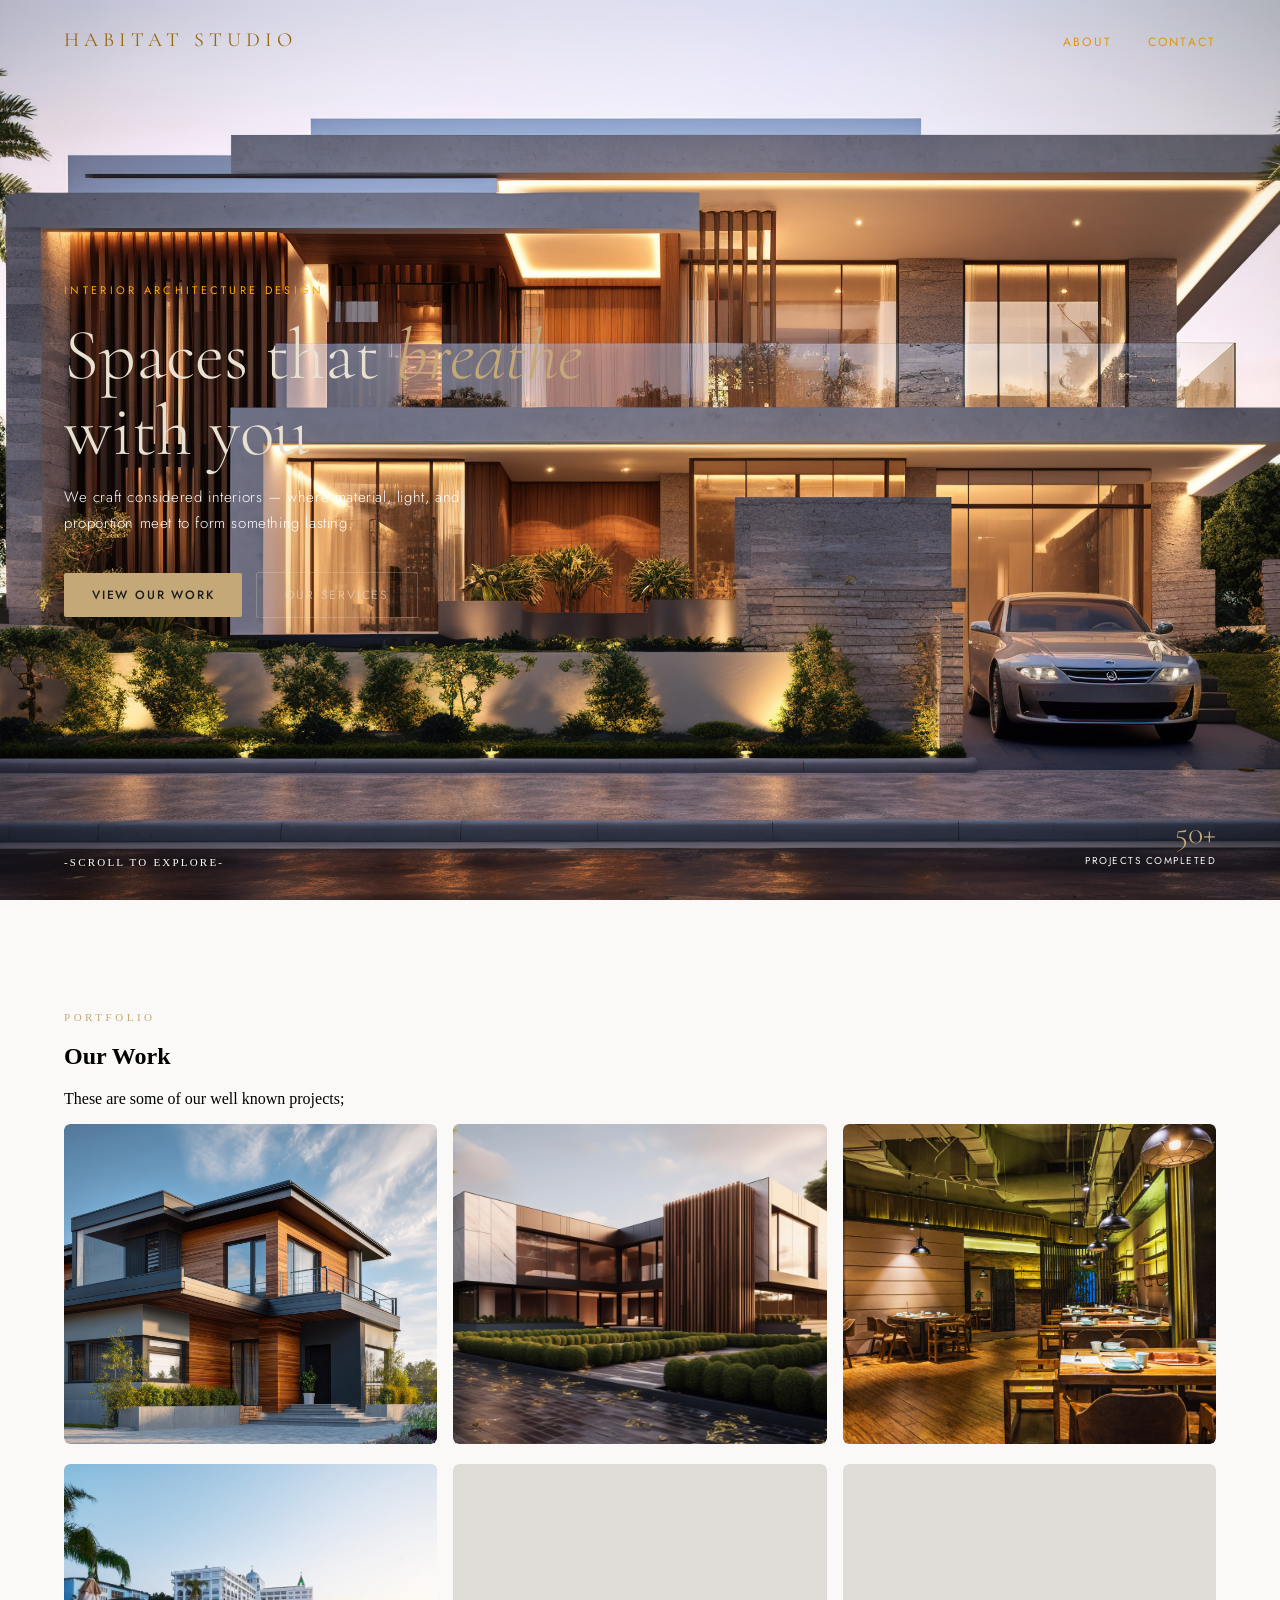
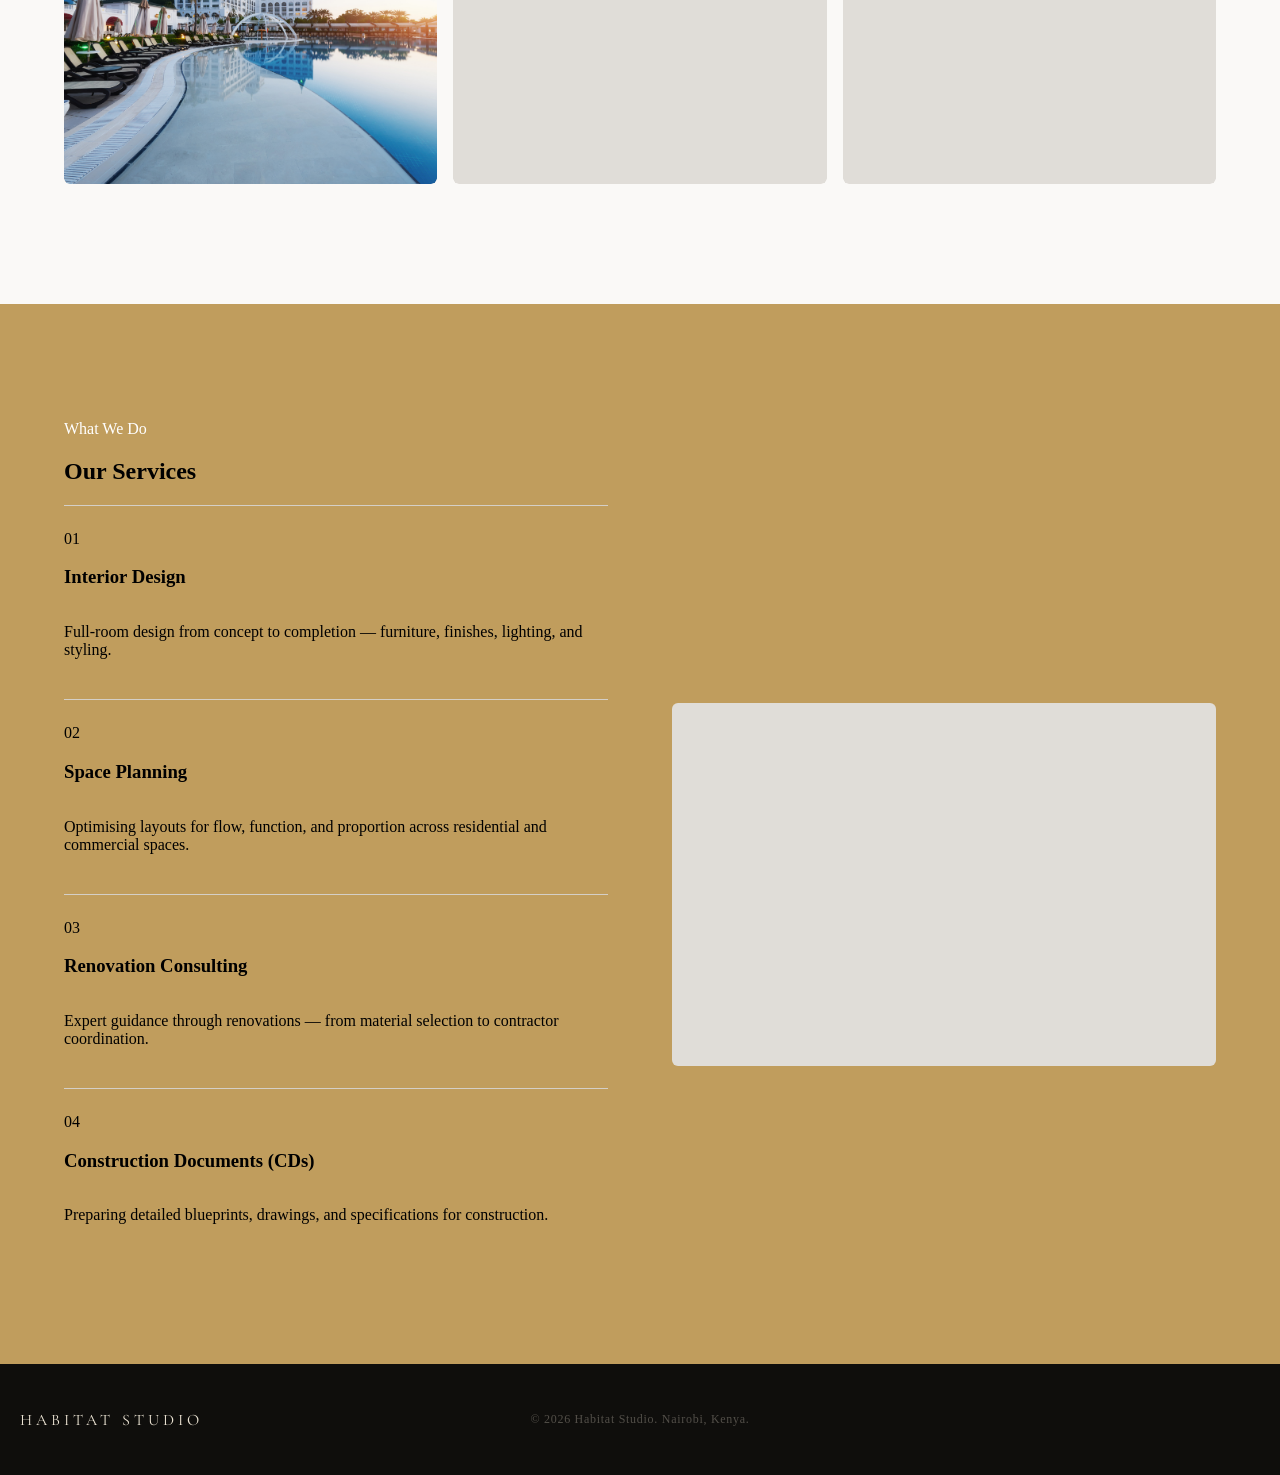
<file: index.html>
<!DOCTYPE html>
<html lang="en">
<head>
  <meta charset="UTF-8">
  <meta name="viewport" content="width=device-width, initial-scale=1.0">
  <title>Habitat Studio</title>

  <!-- In order to improve the loading rate... -->
  <!--  Preconnect to font origins first (saves ~100–300ms DNS+TLS) -->
  <link rel="preconnect" href="https://fonts.googleapis.com">
  <link rel="preconnect" href="https://fonts.gstatic.com" crossorigin>

  <!--  Load fonts non-blocking with font-display=swap baked in -->
  <link rel="stylesheet"
        href="https://fonts.googleapis.com/css2?family=Cormorant+Garamond:ital,wght@0,300;1,300&family=Jost:wght@300;400;500&display=swap"
        media="print" onload="this.media='all'">
  <noscript>
    <link rel="stylesheet"
          href="https://fonts.googleapis.com/css2?family=Cormorant+Garamond:ital,wght@0,300;1,300&family=Jost:wght@300;400;500&display=swap">
  </noscript>

  <!--  Preload the LCP hero image (critical above-the-fold asset) -->
  <link rel="preload" as="image" href="./house.jpg" fetchpriority="high">

  <!--  Preload the stylesheet -->
  <link rel="preload" as="style" href="styles.css" onload="this.rel='stylesheet'">
  <noscript><link rel="stylesheet" href="styles.css"></noscript>

</head>
<body>

  <!-- Hero Section -->
  <header class="hero">
    <nav class="nav">
      <div class="logo">Habitat Studio</div>
      <ul class="nav-links">
        <li><a href="./about.html">About</a></li>
        <li><a href="./contact.html">Contact</a></li>
      </ul>
    </nav>

    <div class="hero-body">
      <p class="eyebrow">Interior Architecture Design</p>
      <h1>Spaces that <em>breathe</em> with you</h1>
      <p class="subtitle">We craft considered interiors — where material, light, and proportion meet to form something lasting.</p>
      <div class="cta-row">
        <a href="#work" class="btn-primary">View our work</a>
        <a href="#services" class="btn-ghost">Our services</a>
      </div>
    </div>

    <div class="hero-footer">
      <span class="scroll-hint">-Scroll to explore-</span>
      <div class="stat">
        <span class="stat-num">50+</span>
        <span class="stat-label">Projects completed</span>
      </div>
    </div>
  </header>

  <!-- OUR WORK SECTION -->
  <section id="work" class="work-section">
    <div class="section-header">
      <p class="eyebrow-dark">Portfolio</p>
      <h2>Our Work</h2>
      <p class="section-sub">These are some of our well known projects;</p>
    </div>

    <div class="work-grid">

      <div class="work-card">
        <img src="./house2.png" alt="Runda Residence" loading="lazy" decoding="async" width="600" height="320">
        <div class="work-card-info">
          <span class="work-tag">Residential</span>
          <h3>Runda Residence</h3>
          <p>Kiambu, 2024</p>
        </div>
      </div>

      <div class="work-card">
        <img src="./hotel.png" alt="Sarova Amara Hotel interior" loading="lazy" decoding="async" width="600" height="320">
        <div class="work-card-info">
          <span class="work-tag">Hotels</span>
          <h3>Sarova Amara</h3>
          <p>Mombasa, 2025</p>
        </div>
      </div>

      <div class="work-card">
        <img src="./westlands.png" alt="Westlands Residence modern architecture" loading="lazy" decoding="async" width="600" height="320">
        <div class="work-card-info">
          <span class="work-tag">Residential</span>
          <h3>Westlands Residence</h3>
          <p>Westlands, 2023</p>
        </div>
      </div>

      <div class="work-card">
        <img src="./modern-apartment-architecture.png" alt="The Haven Suite apartments" loading="lazy" decoding="async" width="600" height="320">
        <div class="work-card-info">
          <span class="work-tag">Residential Apartments</span>
          <h3>The Haven Suite</h3>
          <p>Lang'ata, 2024</p>
        </div>
      </div>

      <div class="work-card">
        <img src="./restaurant-interior.png" alt="Loft Cafe restaurant interior" loading="lazy" decoding="async" width="600" height="320">
        <div class="work-card-info">
          <span class="work-tag">Restaurants</span>
          <h3>Loft Cafe</h3>
          <p>Kilimani, 2023</p>
        </div>
      </div>

      <div class="work-card">
        <img src="./mall-america-scenes-cinematic-style.png" alt="The Green Avenue Mall" loading="lazy" decoding="async" width="600" height="320">
        <div class="work-card-info">
          <span class="work-tag">Malls</span>
          <h3>The Green Avenue Mall</h3>
          <p>Lavington, 2026</p>
        </div>
      </div>

    </div>
  </section>

  <!-- SERVICES SECTION -->
  <section id="services" class="services-section">
    <div class="section-header">
      <p class="service">What We Do</p>
      <h2>Our Services</h2>
    </div>

    <div class="services-body">
      <div class="services-grid">
        <div class="service-card">
          <span class="service-num">01</span>
          <h3>Interior Design</h3>
          <p>Full-room design from concept to completion — furniture, finishes, lighting, and styling.</p>
        </div>
        <div class="service-card">
          <span class="service-num">02</span>
          <h3>Space Planning</h3>
          <p>Optimising layouts for flow, function, and proportion across residential and commercial spaces.</p>
        </div>
        <div class="service-card">
          <span class="service-num">03</span>
          <h3>Renovation Consulting</h3>
          <p>Expert guidance through renovations — from material selection to contractor coordination.</p>
        </div>
        <div class="service-card">
          <span class="service-num">04</span>
          <h3>Construction Documents (CDs)</h3>
          <p>Preparing detailed blueprints, drawings, and specifications for construction.</p>
        </div>
      </div>

      <div class="service-img">
        <img src="./architect-explain.png" alt="Architect explaining plans" loading="lazy" decoding="async" width="600" height="700">
      </div>
    </div>
  </section>

  <!-- FOOTER -->
  <footer class="footer">
    <div class="footer-logo">Habitat Studio</div>
    <p>© 2026 Habitat Studio. Nairobi, Kenya.</p>
  </footer>

</body>
</html>
</file>
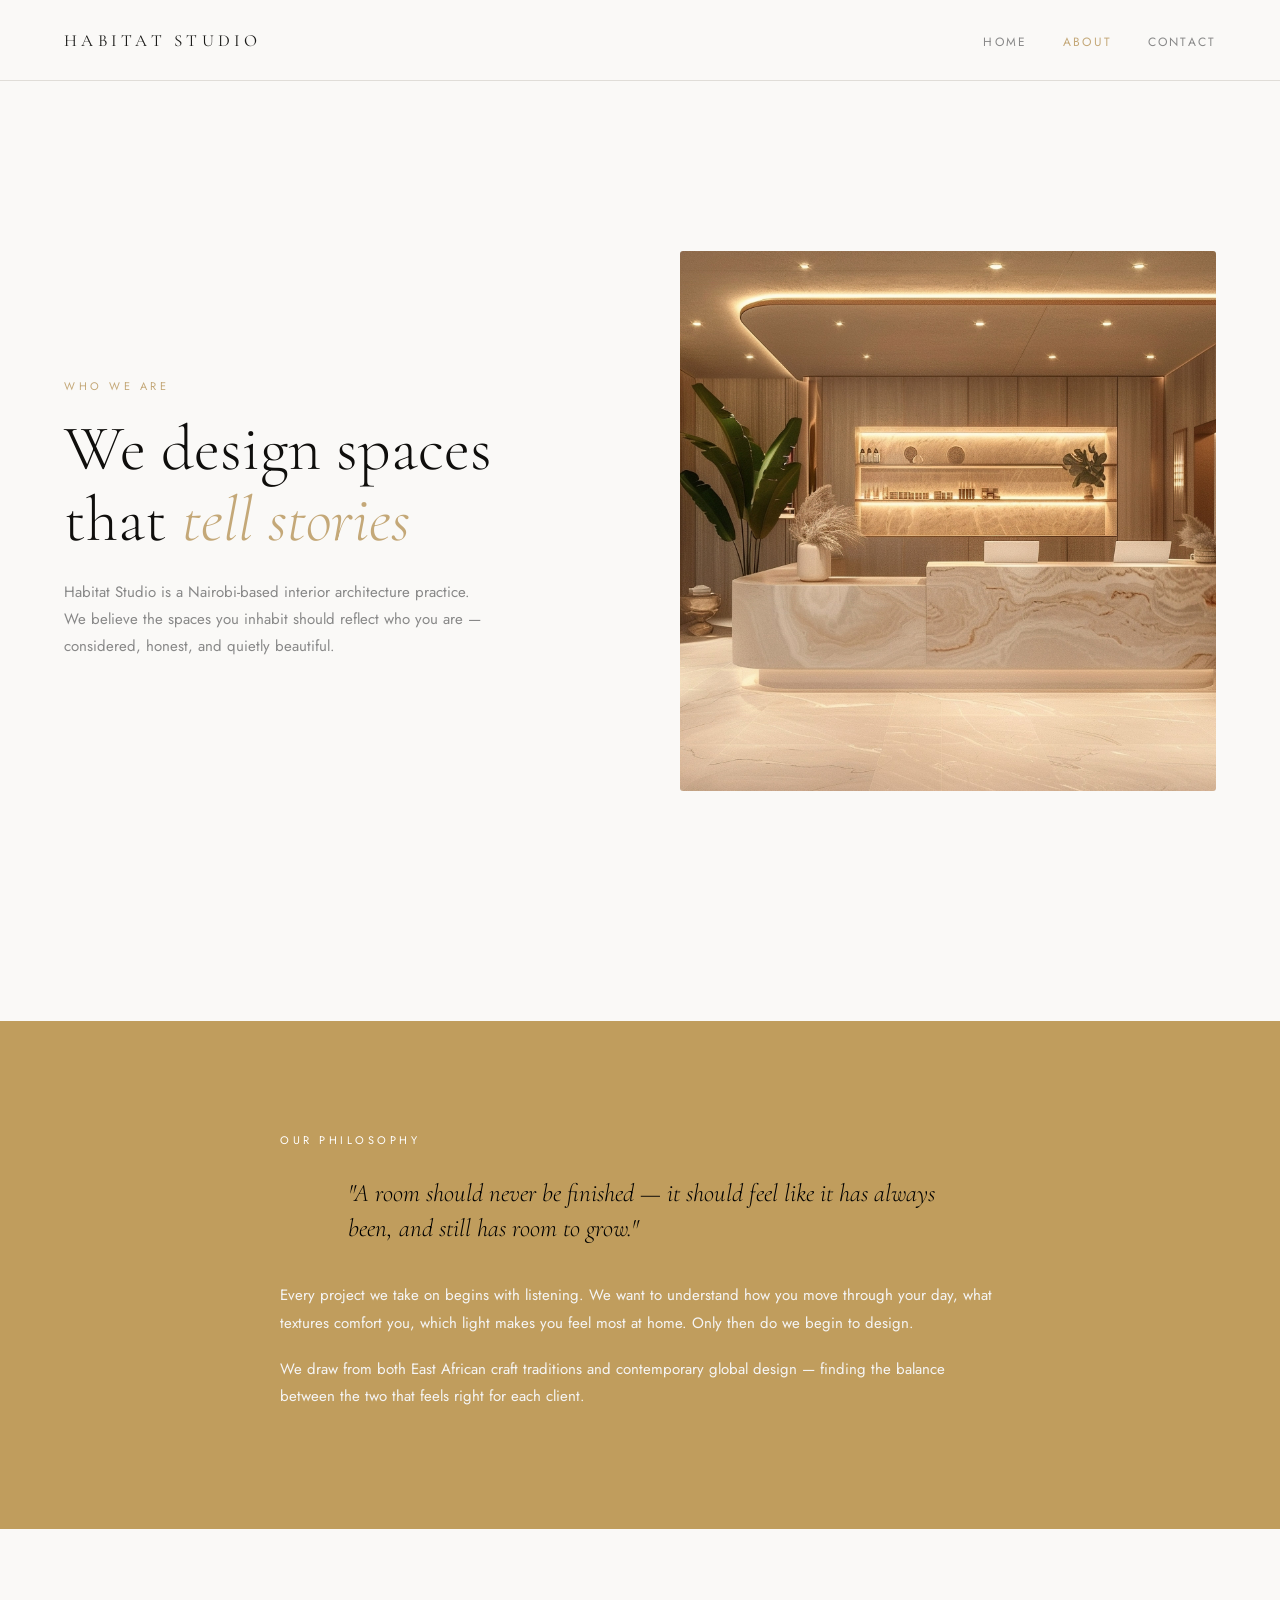
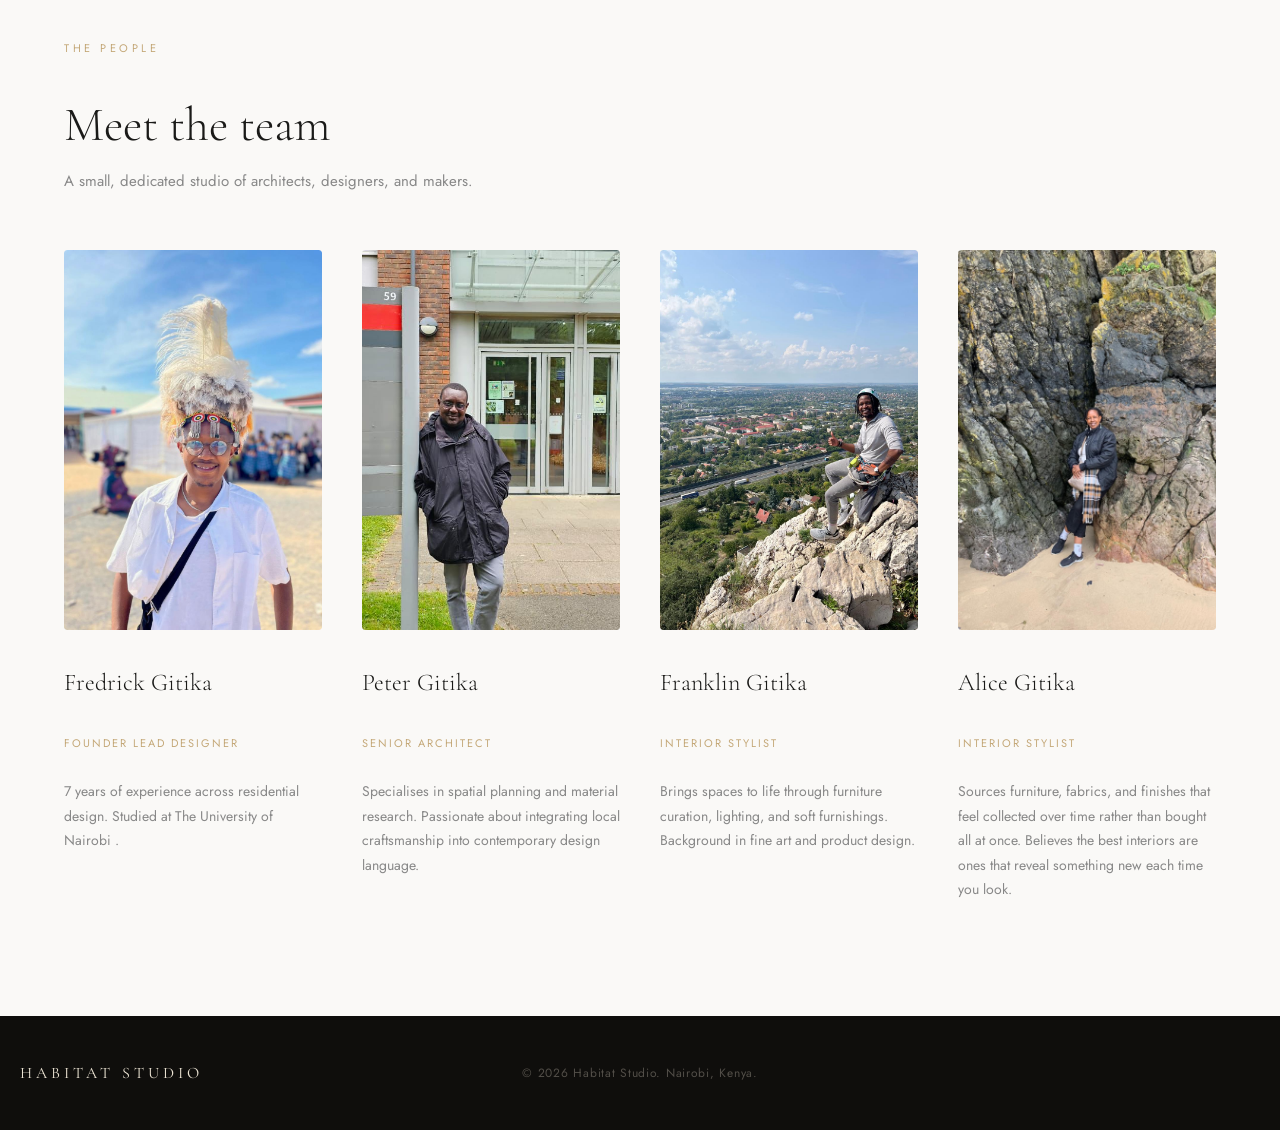
<file: about.html>
<!DOCTYPE html>
<html lang="en">
<head>
    <meta charset="UTF-8">
    <meta name="viewport" content="width=device-width, initial-scale=1.0">
    <title>About — Habitat Studio</title>
    <link rel="stylesheet" href="styles.css" />
    <link rel="stylesheet" href="about.css" />
</head>
<body>
       <!-- ── NAVIGATION ── -->
    <nav class="nav nav-light">
        <div class="logo"><a href="index.html">Habitat Studio</a></div>
        <ul class="nav-links">
            <li><a href="./index.html">Home</a></li>
            <li><a href="about.html" class="active">About</a></li>
            <li><a href="./contact.html">Contact</a></li>
        </ul>
    </nav>

    <!-- ── PAGE HERO ── -->
    <section class="about-hero">
        <div class="about-hero-text">
            <p class="eyebrow-dark">Who We Are</p>
            <h1>We design spaces<br>that <em>tell stories</em></h1>
            <p class="about-hero-sub">Habitat Studio is a Nairobi-based interior architecture practice. We believe the spaces you inhabit should reflect who you are — considered, honest, and quietly beautiful.</p>
        </div>
        <div class="about-hero-image">
            <img src="./interior-house.png" alt="Habitat Studio interior project" />
        </div>
    </section>

      <!-- ── PHILOSOPHY ── -->
    <section class="philosophy">
        <div class="philosophy-inner">
            <p class="eyebrow-dark">Our Philosophy</p>
            <blockquote>
                "A room should never be finished — it should feel like it has always been, and still has room to grow."
            </blockquote>
            <p class="philosophy-body">Every project we take on begins with listening. We want to understand how you move through your day, what textures comfort you, which light makes you feel most at home. Only then do we begin to design.</p>
            <p class="philosophy-body">We draw from both East African craft traditions and contemporary global design — finding the balance between the two that feels right for each client.</p>
    </section>
    
     <!-- ── TEAM ── -->
    <section class="team-section">
        <div class="section-header">
            <p class="eyebrow-dark">The People</p>
            <h2>Meet the team</h2>
            <p class="section-sub">A small, dedicated studio of architects, designers, and makers.</p>
        </div>

        <div class="team-grid">
            <div class="team-card">
                <div class="team-photo">
                    <img src="./arch ndush.jpeg" alt="Architect Gitika— Founder & Lead Designer" />
                </div>
                <h3>Fredrick Gitika</h3>
                <span class="team-role">Founder Lead Designer</span>
                <p>7 years of experience across residential design. Studied at The University of Nairobi .</p>
            </div>
            <div class="team-card">
                <div class="team-photo">
                    <img src="./dad.jpeg" alt=" — Senior Architect" />
                </div>
                <h3>Peter Gitika</h3>
                <span class="team-role">Senior Architect</span>
                <p>Specialises in spatial planning and material research. Passionate about integrating local craftsmanship into contemporary design language.</p>
            </div>
            <div class="team-card">
                <div class="team-photo">
                    <img src="./mwangi.jpeg" — Interior Stylist" />
                </div>
                <h3>Franklin Gitika</h3>
                <span class="team-role">Interior Stylist</span>
                <p>Brings spaces to life through furniture curation, lighting, and soft furnishings. Background in fine art and product design.</p>
            </div>

         <div class="team-card">
                <div class="team-photo">
                    <img src="./mom.jpeg" — Interior Stylist" />
                </div>
                <h3>Alice Gitika</h3>
                <span class="team-role">Interior Stylist</span>
                <p>Sources furniture, fabrics, and finishes that feel collected over time rather than bought all at once. Believes the best interiors are ones that reveal something new each time you look.</p>
            </div>
        </div>
        

    </section>

        <!-- ── FOOTER ── -->
    <footer class="footer">
        <div class="footer-logo">Habitat Studio</div>
        <p class="footer-wrd">© 2026 Habitat Studio. Nairobi, Kenya.</p>
    </footer>
      
</body>
</html>
</file>
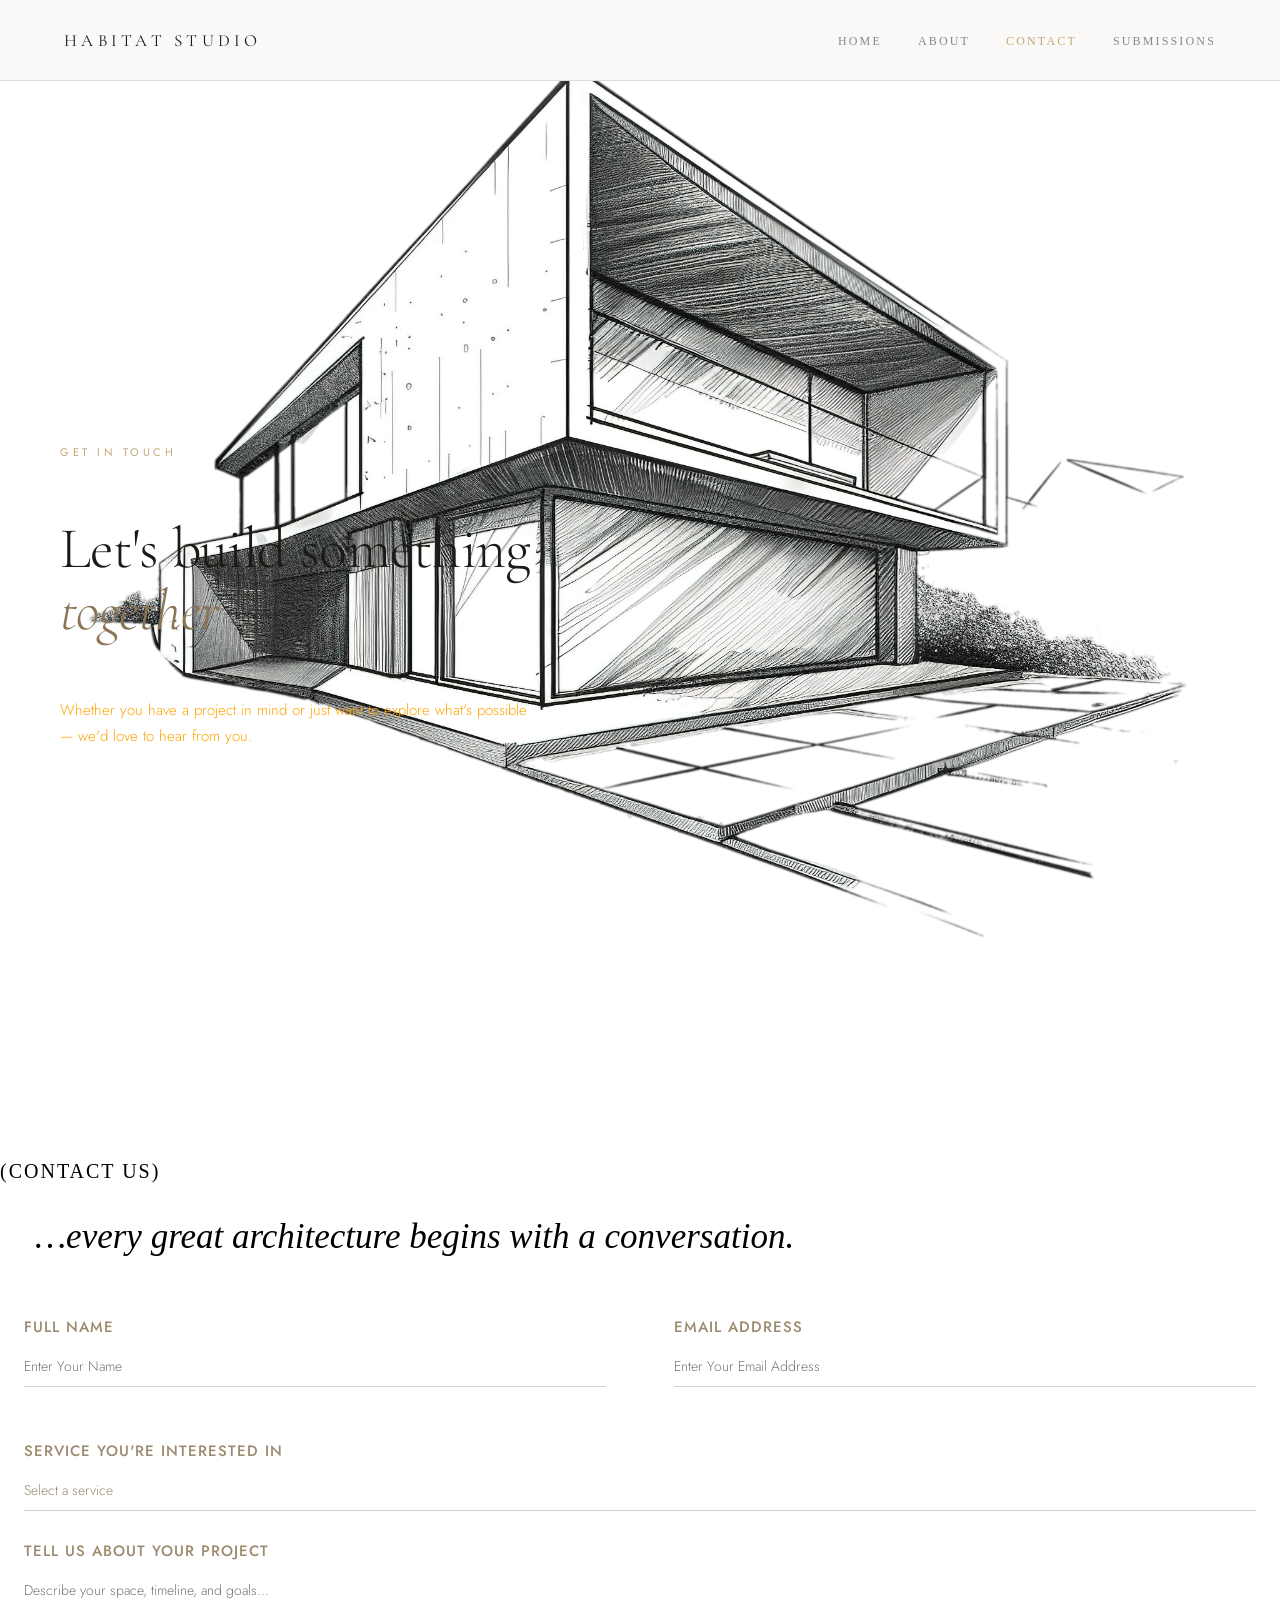
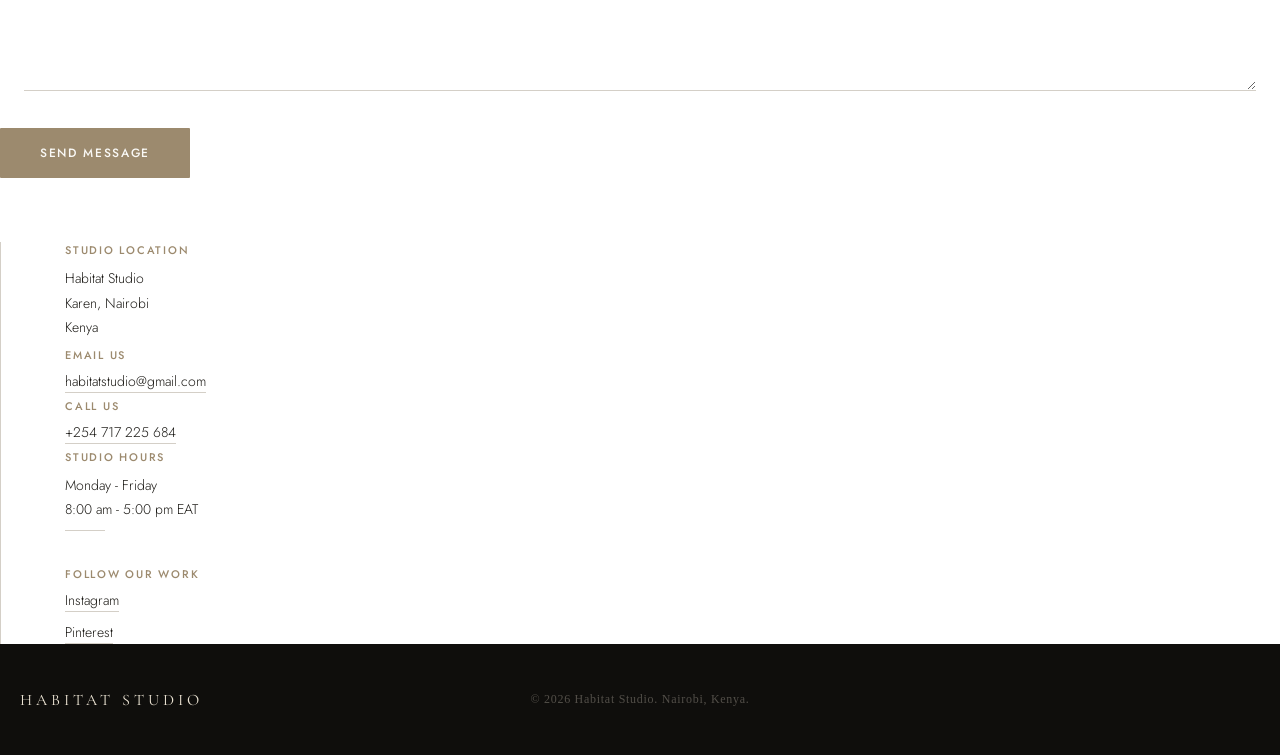
<file: contact.html>
<!DOCTYPE html>
<html lang="en">
<head>
  <meta charset="UTF-8">
  <meta name="viewport" content="width=device-width, initial-scale=1.0">
  <title>Contact — Habitat Studio</title>
  <link rel="stylesheet" href="styles.css" />
  <link rel="stylesheet" href="contact.css" />
  <link rel="preconnect" href="https://fonts.googleapis.com">
  <link href="https://fonts.googleapis.com/css2?family=Cormorant+Garamond:ital,wght@0,300;0,400;1,300;1,400&family=Jost:wght@300;400;500&display=swap" rel="stylesheet">

</head>
<body>

  <!-- ── NAVIGATION ── -->
  <nav class="nav-bar">
    <div class="logo"><a href="index.html">Habitat Studio</a></div>
    <ul class="nav-links">
      <li><a href="./index.html">Home</a></li>
      <li><a href="about.html">About</a></li>
      <li><a href="./contact.html" class="active">Contact</a></li>
      <li><a href="./submissions.html">Submissions</a></li>
    </ul>
  </nav>

  <!-- ── CONTACT HERO ── -->
  <section class="contact-hero">
    <p class="eyebrow-dark">Get In Touch</p>
    <h1>Let's build something<br><em>together</em></h1>
    <p class="contact-hero-sub">Whether you have a project in mind or just want to explore what's possible — we'd love to hear from you.</p>
  </section>

  <!-- ── CONTACT BODY ── -->
<section class="contact-body">

  <!-- LEFT: Form -->
  <form class="contact-form-wrap" id="contact-form">

    <h1 class="contact-section-label">(Contact Us)</h1>
    <p class="contact-description">
      …every great architecture begins with a conversation.
    </p>

    <div class="form-row">

      <div class="form-group">
        <label for="name">Full Name</label>
        <input type="text" id="name" placeholder="Enter Your Name" />
        <small class="error"></small>
      </div>

      <div class="form-group">
        <label for="email">Email Address</label>
        <input type="email" id="email" placeholder="Enter Your Email Address" />
        <small class="error"></small>
      </div>

    </div>

    <div class="form-group">
      <label for="service">Service You're Interested In</label>

      <select id="service">
        <option value="">Select a service</option>
        <option>Interior Design</option>
        <option>Space Planning</option>
        <option>Renovation Consulting</option>
        <option>Construction Documents(CDs)</option>
      </select>

      <small class="error"></small>
    </div>

    <div class="form-group">
      <label for="message">Tell Us About Your Project</label>

      <textarea
        id="message"
        rows="5"
        placeholder="Describe your space, timeline, and goals..."
      ></textarea>

      <small class="error"></small>
    </div>

    <button type="submit" class="contact-btn">
      Send Message
    </button>

  </form>

    <!-- RIGHT: Info -->
    <div class="contact-info">

      <div class="info-block">
        <p class="info-label">Studio Location</p>
        <p class="info-value">Habitat Studio<br>Karen, Nairobi<br>Kenya</p>
      </div>

      <div class="info-block">
        <p class="info-label">Email Us</p>
      <a href="mailto:fgitika01@gmail.com" class="info-link">habitatstudio@gmail.com</a>
      </div>

      <div class="info-block">
        <p class="info-label">Call Us</p>
        <a href="" class="info-link">+254 717 225 684</a>
      </div>

      <div class="info-block">
        <p class="info-label">Studio Hours</p>
        <p class="info-value">Monday - Friday<br>8:00 am - 5:00 pm EAT</p>
      </div>

      <div class="info-divider"></div>

      <div class="info-block">
        <p class="info-label">Follow Our Work</p>
        <div class="social-links">
          <a href="https://www.instagram.com/fredd3y/?hl=en" class="social-link">Instagram</a>
          <a href="https://www.pinterest.com/ericmgitika/_profile/" class="social-link">Pinterest</a>
        </div>
      </div>

    </div>
  </section>
  
  <!-- ── FOOTER ── -->
  <footer class="footer">
    <div class="footer-logo">Habitat Studio</div>
    <p class="footer-wrd">© 2026 Habitat Studio. Nairobi, Kenya.</p>
  </footer>
<script src="script.js"
 defer></script>
</body>
</html>
</file>
<file: styles.css>
@import url('https://fonts.googleapis.com/css2?family=Cormorant+Garamond:ital,wght@0,300;1,300&family=Jost:wght@300;400;500&display=swap');

body{
    margin: 0;
    padding: 0;
}
.hero {
  position: relative;
  height: 100svh;
  overflow: hidden;
  display: flex;
  flex-direction: column;
  justify-content: center;
  font-family: 'Jost', sans-serif;
  background: url(./house.jpg) center / cover no-repeat;
  background-size: cover;
  background-position: center center;
  background-repeat: no-repeat;
  background-attachment: fixed;
  position: relative;
}


/* Gold glow top-right */
.hero::after {
  content: '';
  position: absolute;
  top: 0; right: 0;
  width: 400px; height: 400px;
  background: radial-gradient(circle at top right, rgba(196,168,120,0.15), transparent 65%);
  pointer-events: none;
}

.nav {
  position: absolute;
  top: 0; left: 0; right: 0;
  display: flex;
  align-items: center;
  justify-content: space-between;
  padding: 28px 64px;
  z-index: 10;
}

.logo {
  font-family: 'Cormorant Garamond', serif;
  font-size: 20px;
  letter-spacing: 0.25em;
  text-transform: uppercase;
  color: rgb(152, 103, 13);
  flex-shrink: 0;
}

.nav-links {
  list-style: none;
  display: flex;
  gap: 36px;
  margin: 0; padding: 0;
}

.nav-links a {
  font-size: 12px;
  letter-spacing: 0.18em;
  text-transform: uppercase;
  color: rgb(222, 150, 17);
  text-decoration: none;
  transition: color 0.2s;
}

.nav-links a:hover { color: black; }

.hero-body {
  position: relative;
  padding: 0 64px;
  z-index: 2;
}

.eyebrow {
  font-size: 11px;
  letter-spacing: 0.3em;
  text-transform: uppercase;
  color: orange;
  margin: 0 0 20px;
}

h1 {
  font-family: 'Cormorant Garamond', serif;
  font-size: clamp(48px, 6vw, 72px);
  font-weight: 300;
  line-height: 1.05;
  color: #e8e0d0;
  margin: 0 0 16px;
  max-width: 600px;
}

h1 em { font-style: italic; color: #c4a878; }

.subtitle {
  font-size: 15px;
  color: white;
  max-width: 400px;
  line-height: 1.7;
  margin: 0 0 36px;
  font-weight: 300;
  letter-spacing: 0.04em;
}

.cta-row { display: flex; gap: 14px; align-items: center; }

.btn-primary {
  background: #c4a878;
  color: #1a1a18;
  padding: 13px 28px;
  font-family: 'Jost', sans-serif;
  font-size: 12px;
  letter-spacing: 0.15em;
  text-transform: uppercase;
  font-weight: 500;
  text-decoration: none;
  border-radius: 2px;
  transition: background 0.2s;
}

.btn-primary:hover { background: #d4b888; }

.btn-ghost {
  border: 0.5px solid rgba(232,224,208,0.25);
  color: rgba(232,224,208,0.6);
  padding: 13px 28px;
  font-family: 'Jost', sans-serif;
  font-size: 12px;
  letter-spacing: 0.15em;
  text-transform: uppercase;
  text-decoration: none;
  border-radius: 2px;
  transition: all 0.2s;
}

.btn-ghost:hover { border-color: rgba(196,168,120,0.5); color: #c4a878; }

.hero-footer {
  position: absolute;
  bottom: 32px; left: 64px; right: 64px;
  display: flex;
  justify-content: space-between;
  align-items: flex-end;
  z-index: 2;
}

.scroll-hint {
  font-size: 11px;
  letter-spacing: 0.2em;
  text-transform: uppercase;
  color: white;
  font-family: italic;
  

}

.stat { text-align: right; }

.stat-num {
  display: block;
  font-family: 'Cormorant Garamond', serif;
  font-size: 32px;
  font-weight: 300;
  color: #c4a878;
  line-height: 1;
}

.stat-label {
  display: block;
  font-size: 10px;
  letter-spacing: 0.15em;
  text-transform: uppercase;
  color: whitesmoke;
  margin-top: 4px;
}


@media (max-width: 768px) {
  .nav, .hero-body, .hero-footer { padding-left: 28px; padding-right: 28px; }
  .nav-links { gap: 20px; }
  h1 { font-size: 42px; }
}
/* ── SHARED ── */
.eyebrow-dark {
    font-size: 11px;
    letter-spacing: 0.32em;
    text-transform: uppercase;
    color: #c4a878;
    margin-bottom: 12px;
}

.eyebrow-light {
    font-size: 11px;
    letter-spacing: 0.32em;
    text-transform: uppercase;
    color: #c4a878;
    margin-bottom: 12px;
}

/* ── WORK SECTION ── */
.work-section {
    padding: 100px 64px;
    background: #faf9f7;
}

.work-grid {
    columns: 3;
    column-gap: 16px;
}

.work-card {
    position: relative;
    overflow: hidden;
    border-radius: 6px;
    cursor: pointer;
    break-inside: avoid;       
    margin-bottom: 16px;
    display: inline-block;     
    width: 100%;
}

.work-card img {
    width: 100%;
    height: 320px;            
    display: block;
    object-fit: cover;
    background: #e0ddd8;
    transition: transform 0.5s ease;
    border-radius: 6px;
}

.work-card:hover img {
    transform: scale(1.04);
}

/* Overlay info on hover */
.work-card-info {
    position: absolute;
    bottom: 0;
    left: 0;
    right: 0;
    padding: 24px 18px 18px;
    background: linear-gradient(transparent, rgba(10,10,8,0.80));
    color: wheat;
    opacity: 0;
    transform: translateY(6px);
    transition: opacity 0.3s ease, transform 0.3s ease;
    border-radius: 0 0 6px 6px;
}

.work-card:hover .work-card-info {
    opacity: 1;
    transform: translateY(0);
}

.work-tag {
    font-size: 10px;
    letter-spacing: 0.2em;
    text-transform: uppercase;
    color: orange;
    display: block;
    margin-bottom: 6px;
}

.work-card-info h3 {
    font-family: 'Cormorant Garamond', serif;
    font-size: 20px;
    font-weight: 300;
    margin-bottom: 3px;
}

.work-card-info p {
    font-size: 12px;
    color: orange;
    letter-spacing: 0.08em;
}

/* ── RESPONSIVE ── */
@media (max-width: 1024px) {
    .work-grid {
        columns: 2;
    }
}

@media (max-width: 600px) {
    .work-section {
        padding: 64px 20px;
    }

    .work-grid {
        columns: 1;
    }
}
.service{
  color: white;
}


.services-section {
  padding: 100px 64px;
  background: rgb(192, 157, 93);
}

/* two-column layout lives here */
.services-body {
  display: grid;
  grid-template-columns: 1fr 1fr;
  align-items: center;
  gap: 64px;
}

.services-grid {
  display: flex;
  flex-direction: column;
}

.service-card {
  padding: 24px 0;
  border-top: 0.5px solid #d4cfc7;  
  display: grid;
  gap: 0 20px;
}


.service-img img {
  width: 100%;
  height: 100%;
  object-fit: cover;
  display: block;
  border-radius: 2px;
  background-color: #e0ddd8;
  transition: transform 0.5s ease;
  border-radius: 6px;
  cursor: pointer;

}
.service-img:hover img{
  transform: scale(1.04);
}

footer {
    background: #0f0e0c;
    padding: 36px 64px;
    display: flex;
    align-items: center;
    justify-content: center;
    text-align: center;
}

.footer-logo {
    font-family: 'Cormorant Garamond', serif;
    font-size: 16px;
    letter-spacing: 0.25em;
    text-transform: uppercase;
    color: #ede5d5;
    left: 20px;
    position: absolute;
}

.footer p {
    font-size: 12px;
    color: rgba(237,229,213,0.3);
    letter-spacing: 0.06em;
}

.footer-wrd{
    text-align: center;
    justify-content: center;
}
.html {
  scroll-behavior: smooth;
}
</file>
<file: about.css>
@import url('https://fonts.googleapis.com/css2?family=Cormorant+Garamond:ital,wght@0,300;1,300&family=Jost:wght@300;400;500&display=swap');

body {
    font-family: 'Jost', sans-serif;
    background: #faf9f7;
    color: #1a1a18;
    padding: 0;
    margin: 0;
    box-sizing: border-box;
}

.nav {
    display: flex;
    align-items: center;
    justify-content: space-between;
    padding: 28px 64px;
    background: #faf9f7;
    border-bottom: 0.5px solid #e0ddd8;
    position: sticky;
    top: 0;
    z-index: 100;
}

.nav .logo a {
    font-family: 'Cormorant Garamond', serif;
    font-size: 17px;
    letter-spacing: 0.25em;
    text-transform: uppercase;
    color: #1a1a18;
    text-decoration: none;
}

.nav-links {
    list-style: none;
    display: flex;
    gap: 36px;
}

.nav-links a {
    font-size: 12px;
    letter-spacing: 0.18em;
    text-transform: uppercase;
    color: #888;
    text-decoration: none;
    transition: color 0.2s;
}

.nav-links a:hover,
.nav-links a.active {
    color: #c4a878;
}

/* ── ABOUT HERO ── */
.about-hero {
    display: grid;
    grid-template-columns: 1fr 1fr;
    min-height: 80vh;
    align-items: center;
    padding: 80px 64px;
    gap: 80px;
}

.about-hero-text .eyebrow-dark {
    font-size: 11px;
    letter-spacing: 0.32em;
    text-transform: uppercase;
    color: #c4a878;
    margin-bottom: 20px;
    display: block;
}

.about-hero-text h1 {
    font-family: 'Cormorant Garamond', serif;
    font-size: clamp(40px, 5vw, 64px);
    font-weight: 300;
    line-height: 1.1;
    color :#0f0e0c;
    margin-bottom: 24px;
}

.about-hero-text h1 em {
    font-style: italic;
    color: #c4a878;
}

.about-hero-sub {
    font-size: 15px;
    color: #888;
    line-height: 1.8;
    max-width: 420px;
}

.about-hero-image {
    position: relative;
}

.about-hero-image img {
    width: 100%;
    height: 540px;
    object-fit: cover;
    display: block;
    border-radius: 3px;
    background: #d0cdc8;
}


/* ── PHILOSOPHY ── */
.philosophy {
    background: rgb(192, 157, 93);
    padding: 100px 64px;
    margin-top: 60px;
}

.philosophy-inner {
    max-width: 720px;
    margin: 0 auto;
}

.philosophy-inner .eyebrow-dark {
    font-size: 11px;
    letter-spacing: 0.32em;
    text-transform: uppercase;
    color: white;
    margin-bottom: 28px;
    display: block;
}

blockquote {
    font-family: 'Cormorant Garamond', serif;
    font-size: 25px;
    font-weight: 300;
    font-style: italic;
    color: black;
    line-height: 1.4;
    border-left: 2px ;
    padding-left: 28px;
    margin-bottom: 36px;
}

.philosophy-body {
    font-size: 15px;
    color: whitesmoke;
    line-height: 1.85;
    margin-bottom: 18px;
    
}

/* ── TEAM ── */
.team-section {
    padding: 100px 64px;
    background: #faf9f7;
}

.section-header {
    margin-bottom: 56px;
}

.section-header h2 {
    font-family: 'Cormorant Garamond', serif;
    font-size: 48px;
    font-weight: 300;
    color: #1a1a18;
    margin-bottom: 12px;
}

.section-sub {
    font-size: 15px;
    color: #888;
    max-width: 420px;
    line-height: 1.7;
}

.eyebrow-dark {
    font-size: 11px;
    letter-spacing: 0.32em;
    text-transform: uppercase;
    color: #c4a878;
    margin-bottom: 12px;
    display: block;
}

.team-grid {
    display: grid;
    grid-template-columns: repeat(4, 1fr);
    gap: 40px;
}

.team-card {
    display: flex;
    flex-direction: column;
    gap: 14px;
}

.team-photo img {
    width: 100%;
    height: 380px;
    object-fit: cover;
    display: block;
    border-radius: 3px;
    background: #d0cdc8;
    transition: transform 0.4s ease;
    cursor: pointer;
}

.team-photo {
    overflow: hidden;
    border-radius: 3px;
}

.team-card:hover .team-photo img {
    transform: scale(1.03);
}

.team-card h3 {
    font-family: 'Cormorant Garamond', serif;
    font-size: 24px;
    font-weight: 300;
    color: #1a1a18;
}

.team-role {
    font-size: 11px;
    letter-spacing: 0.18em;
    text-transform: uppercase;
    color: #c4a878;
}

.team-card p {
    font-size: 14px;
    color: #888;
    line-height: 1.75;
}

/* ── FOOTER ── */
.footer {
    background: #0f0e0c;
    padding: 36px 64px;
    display: flex;
    align-items: center;
    justify-content: center;
    text-align: center;
}

.footer-logo {
    font-family: 'Cormorant Garamond', serif;
    font-size: 16px;
    letter-spacing: 0.25em;
    text-transform: uppercase;
    color: #ede5d5;
    left: 20px;
    position: absolute;
}

.footer p {
    font-size: 12px;
    color: rgba(237,229,213,0.3);
    letter-spacing: 0.06em;
}

.footer-wrd{
    text-align: center;
    justify-content: center;
}
</file>
<file: contact.css>
body {
  margin: 0;
  padding: 0;
}

.nav-bar {
    display: flex;
    align-items: center;
    justify-content: space-between;
    padding: 28px 64px;
    background:  #faf9f7;
    border-bottom: 0.5px solid  #e0ddd8;
    position: sticky;
    top: 0;
    z-index: 100;
}

.logo a {
    font-family: 'Cormorant Garamond', serif;
    font-size: 17px;
    letter-spacing: 0.25em;
    text-transform: uppercase;
    color: #1a1a18;
    text-decoration: none;
}

.nav-links {
    list-style: none;
    display: flex;
    gap: 36px;
}

.nav-links a {
    font-size: 12px;
    letter-spacing: 0.18em;
    text-transform: uppercase;
    color: #888;
    text-decoration: none;
    transition: color 0.2s;
}

.nav-links a:hover,
.nav-links a.active {
    color: #c4a878;
}
.contact-hero{
  position: relative;
  height: 100vh;
  overflow: hidden;
  display: flex;
  flex-direction: column;
  justify-content: center;
  font-family: 'Jost', sans-serif;
  background: url(./contact.png) center / cover no-repeat;
  background-size: cover;
  background-position: center center;
  background-repeat: no-repeat;
  background-attachment: fixed;
  position: relative;
  gap: 30px;
  padding: 60px 60px 120px;
}
.contact-hero h1 {
  font-family: 'Cormorant Garamond', serif;
  font-size: 58px;
  font-weight: 300;
  line-height: 1.08;
  color: #1c1a16;
  margin: 16px 0 24px;
  letter-spacing: -0.01em;
}

.contact-hero h1 em {
  font-style: italic;
  color: #8b7355;
}

.contact-hero-sub {
  font-family: 'Jost', sans-serif;
  font-size: 15px;
  font-weight: 300;
  color: orange;
  line-height: 1.75;
  max-width: 480px;
  margin: 0;
}

.contact-section-label {
  font-family:'Times New Roman', Times, serif;
  font-size: 20px;
  font-weight: 500;
  letter-spacing: 2px;
  text-transform: uppercase;
  color: black;
  margin: 0 0 32px;
  font-size: 20px;

}

.contact-description{
  font-family: Georgia, 'Times New Roman', Times, serif;
  font-size: 35px;
  font-style: italic;
  padding-left: 35px;

}

.form-row {
  display: grid;
  grid-template-columns: 1fr 1fr;
  gap: 20px;
}

.form-group{
  display: flex;
  flex-direction: column;
  margin: 24px;
}

.form-group label {
  font-family: 'Jost', sans-serif;
  font-size: 15px;
  font-weight: 500;
  letter-spacing: 1px;
  text-transform: uppercase;
  color: #9c8a6e;
  margin-bottom: 8px;
}

.form-group input,
.form-group select,
.form-group textarea {
  font-family: 'Jost', sans-serif;
  font-size: 14px;
  font-weight: 300;
  color: #1c1a16;
  background: transparent;
  border: none;
  border-bottom: 0.5px solid #d4cfc7;
  padding: 10px 0;
  outline: none;
  transition: border-color 0.2s;
  appearance: none;
  border-radius: 0;
}
.form-group select {
  cursor: pointer;
  color: #9c8a6e;
}
.contact-btn {
  font-family: 'Jost', sans-serif;
  font-size: 12px;
  font-weight: 500;
  letter-spacing: 0.14em;
  text-transform: uppercase;
  color: #faf9f6;
  background:  #9c8a6e;
  border: none;
  padding: 16px 40px;
  border-radius: 1px;
  cursor: pointer;
  margin-top: 8px;
  transition: background 0.2s;
}

.contact-btn:hover {
  background: #3a3528;
}

.contact-btn:active{
  background-color: #1c1a16;

}

/* ── INFO PANEL ── */
.contact-info {
  padding-left: 64px;
  border-left: 0.5px solid #d4cfc7;
  margin-top: 5%;
  margin-bottom: 0%;
}

.info-block {
  margin-top: 7px;
}
.info-label {
  font-family: 'Jost', sans-serif;
  font-size: 11px;
  font-weight: 500;
  letter-spacing: 0.16em;
  text-transform: uppercase;
  color: #9c8a6e;
  margin: 0 0 8px;
}
.info-value {
  font-family: 'Jost', sans-serif;
  font-size: 14px;
  font-weight: 300;
  color: #1c1a16;
  line-height: 1.75;
  margin: 0;
}
.info-link {
  font-family: 'Jost', sans-serif;
  font-size: 14px;
  font-weight: 300;
  color: #1c1a16;
  text-decoration: none;
  border-bottom: 0.5px solid #d4cfc7;
  padding-bottom: 1px;
  transition: border-color 0.2s, color 0.2s;
}

.info-link:hover {
  color: #8b7355;
  border-bottom-color: #8b7355;
}

.info-divider {
  width: 40px;
  height: 0.5px;
  background: #d4cfc7;
  margin: 8px 0 36px;
}

.social-links {
  display: flex;
  flex-direction: column;
  gap: 10px;
}

.social-link {
  font-family: 'Jost', sans-serif;
  font-size: 14px;
  font-weight: 300;
  color: #1c1a16;
  text-decoration: none;
  border-bottom: 0.5px solid #d4cfc7;
  padding-bottom: 1px;
  width: fit-content;
  transition: color 0.2s, border-color 0.2s;
}

.social-link:hover {
  color: #8b7355;
  border-bottom-color: #8b7355;
}


.error {
  color: red;
  font-size: 0.8rem;
  display: block;
  margin-top: 5px;
  font-style: italic;
}



   /* SAVED PROJECTS */
.saved-projects {
  padding: 80px 10%;
}

#data-container {
  display: grid;
  gap: 20px;
  margin-top: 30px;
}

.project-card {
  border: 1px solid #ddd;
  padding: 25px;
  border-radius: 10px;
  background: #fafafa;
}

.project-card h3 {
  margin-bottom: 10px;
}
</file>
